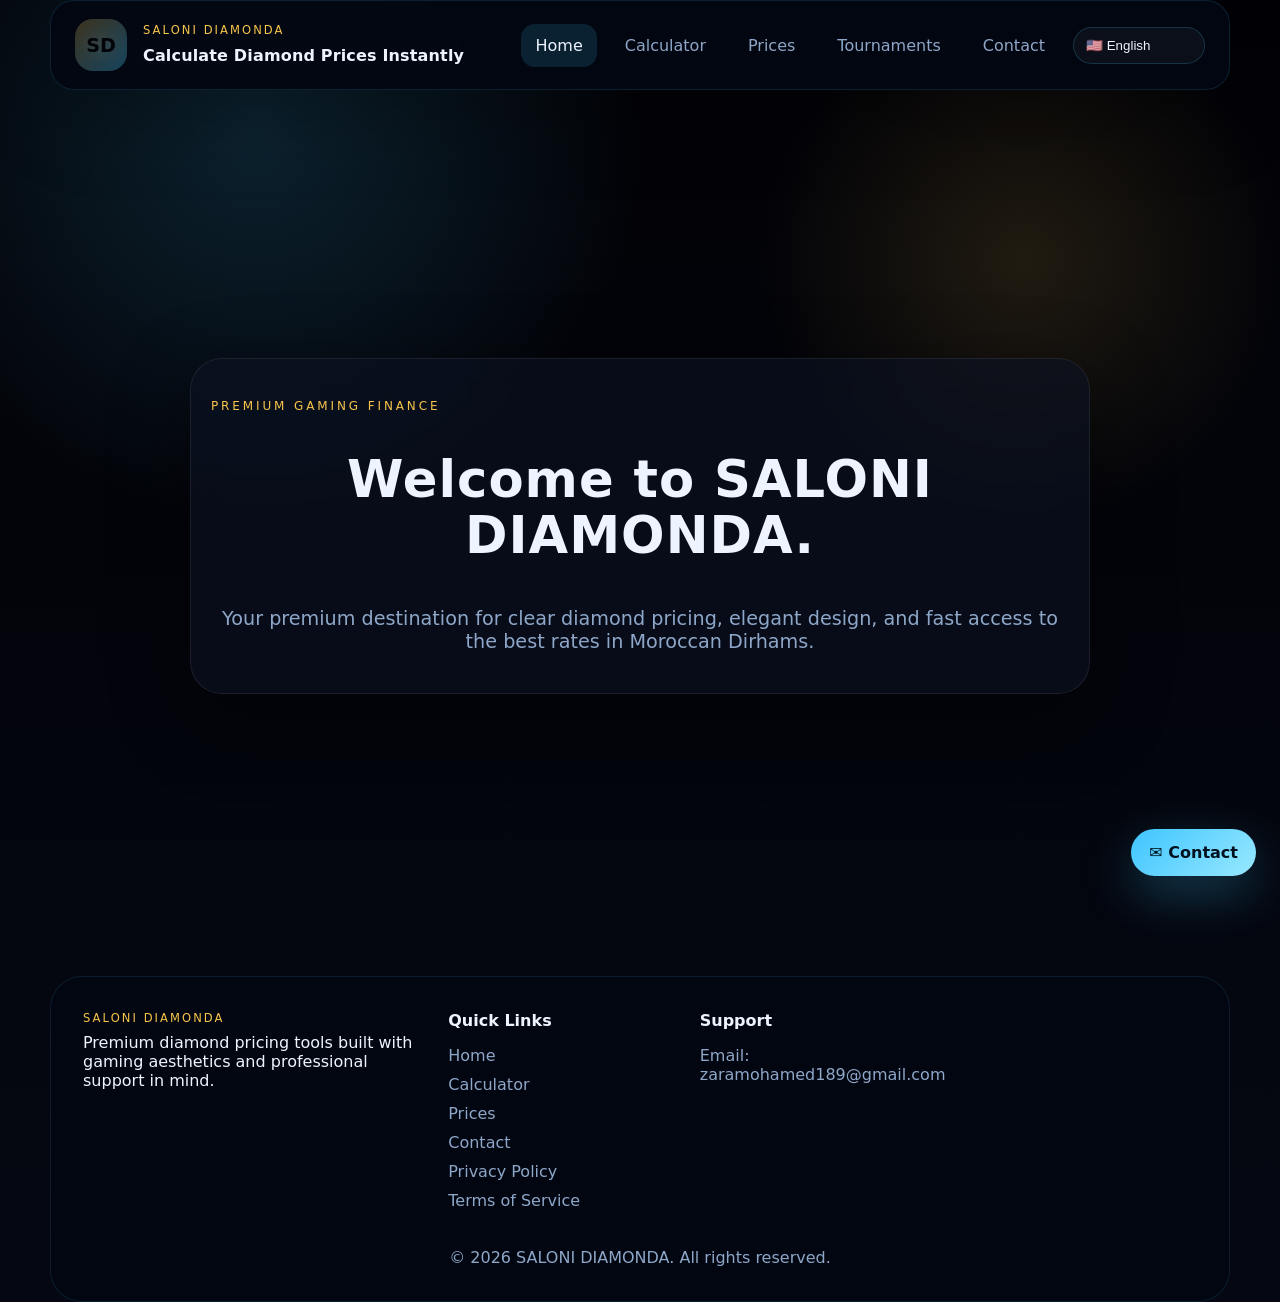
<file: index.html>
﻿<!DOCTYPE html>
<html lang="en">
<head>
  <meta charset="UTF-8">
  <meta name="viewport" content="width=device-width, initial-scale=1.0">
  <title>SALONI DIAMONDA — Premium Diamond Price Calculator</title>
  <meta name="description" content="SALONI DIAMONDA delivers a premium gaming experience for instant diamond price calculations, pricing guides, FAQ, and support.">
  <meta property="og:title" content="SALONI DIAMONDA — Premium Diamond Price Calculator">
  <meta property="og:description" content="Instant diamond pricing with a modern dark gaming interface, responsive calculator, pricing tables, FAQ, and professional support.">
  <meta property="og:type" content="website">
  <link rel="stylesheet" href="css/style.css">

  <!-- Google AdSense Code -->
  <script async src="https://pagead2.googlesyndication.com/pagead/js/adsbygoogle.js?client=ca-pub-9161315538912530"
     crossorigin="anonymous"></script>
</head>
<body>
  <header class="site-header">
    <div class="brand-wrap">
      <div class="logo-icon">SD</div>
      <div>
        <p class="eyebrow">SALONI DIAMONDA</p>
        <h1 class="brand-title">Calculate Diamond Prices Instantly</h1>
      </div>
    </div>
    <button class="nav-toggle" aria-label="Toggle navigation">Menu</button>
    <nav class="main-nav">
      <a href="index.html" class="active" data-i18n="navHome">Home</a>
      <a href="calculator.html" data-i18n="navCalculator">Calculator</a>
      <a href="prices.html" data-i18n="navPrices">Prices</a>
      <a href="tournaments.html" class="nav-link" data-i18n="navTournaments">Tournaments</a>
      <a href="contact.html" data-i18n="navContact">Contact</a>
      <label class="lang-switcher">
        <select aria-label="Select language">
          <option value="en">🇺🇸 English</option>
          <option value="fr">🇫🇷 Français</option>
          <option value="ar">🇲🇦 العربية</option>
        </select>
      </label>
    </nav>
  </header>

  <main>
    <section id="home" class="hero-section" style="grid-template-columns: 1fr;">
      <div class="hero-copy glass-card" style="max-width: 900px; margin: 0 auto; text-align: center; padding: 40px 20px;">
        <span class="section-label" data-i18n="heroSectionLabel">Premium gaming finance</span>
        <h1 class="animated-welcome" data-i18n="heroTitle">Welcome to SALONI DIAMONDA.</h1>
        <p data-i18n="heroSubtitle" style="font-size: 1.2rem; margin-top: 20px;">Your premium destination for clear diamond pricing, elegant design, and fast access to the best rates in Moroccan Dirhams.</p>
      </div>
    </section>

  </main>

  <footer class="site-footer">
    <div class="footer-grid">
      <div>
        <p class="eyebrow">SALONI DIAMONDA</p>
        <p>Premium diamond pricing tools built with gaming aesthetics and professional support in mind.</p>
      </div>
      <div>
        <h4>Quick Links</h4>
        <a href="index.html">Home</a>
        <a href="calculator.html">Calculator</a>
        <a href="prices.html">Prices</a>
        <a href="contact.html">Contact</a>
        <a href="privacy.html">Privacy Policy</a>
        <a href="terms.html">Terms of Service</a>
      </div>
      <div>
        <h4>Support</h4>
        <p><a href="mailto:zaramohamed189@gmail.com">Email: zaramohamed189@gmail.com</a></p>
      </div>
    </div>
    <p class="footer-copy">© 2026 SALONI DIAMONDA. All rights reserved.</p>
  </footer>

  <a class="floating-contact-btn" href="mailto:zaramohamed189@gmail.com" aria-label="Contact SALONI DIAMONDA">✉ Contact</a>

  <script src="js/script.js"></script>
</body>
</html>
</file>
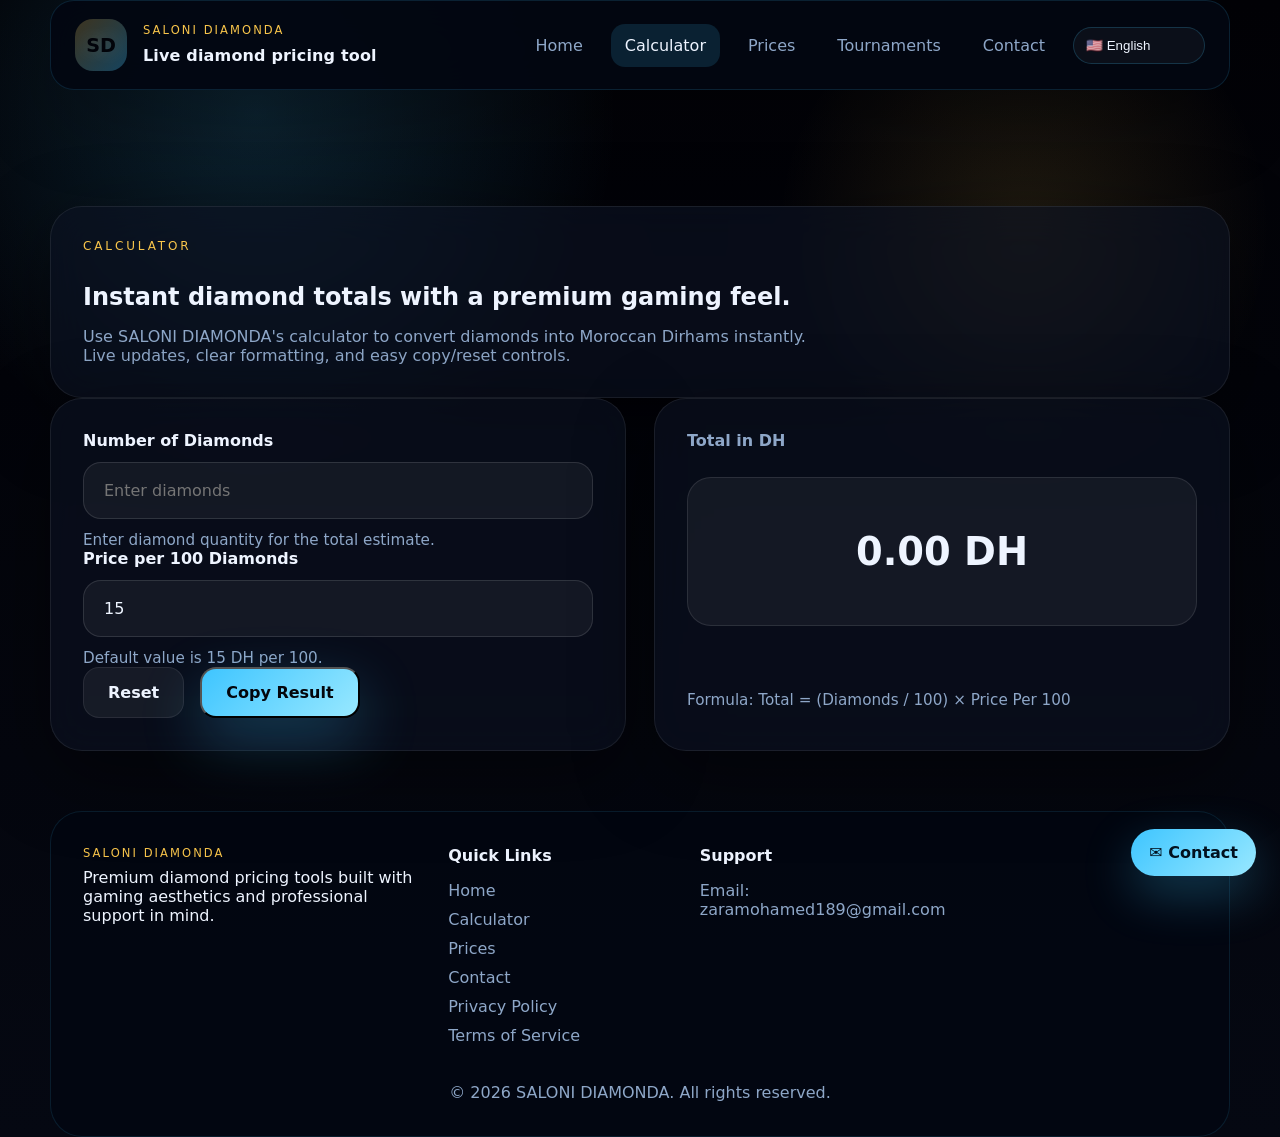
<file: calculator.html>
﻿<!DOCTYPE html>
<html lang="en">
<head>
  <meta charset="UTF-8">
  <meta name="viewport" content="width=device-width, initial-scale=1.0">
  <title>SALONI DIAMONDA Calculator</title>
  <meta name="description" content="Access the SALONI DIAMONDA calculator for live diamond pricing in Moroccan Dirhams with instant results and premium esports styling.">
  <meta property="og:title" content="SALONI DIAMONDA Calculator">
  <meta property="og:description" content="Live diamond price calculator with responsive gaming UI, glassmorphism cards, and instant copy/reset actions.">
  <meta property="og:type" content="website">
  <link rel="stylesheet" href="css/style.css">
</head>
<body>
  <header class="site-header">
    <div class="brand-wrap">
      <div class="logo-icon">SD</div>
      <div>
        <p class="eyebrow">SALONI DIAMONDA</p>
        <h1 class="brand-title">Live diamond pricing tool</h1>
      </div>
    </div>
    <button class="nav-toggle" aria-label="Toggle navigation">Menu</button>
    <nav class="main-nav">
      <a href="index.html" data-i18n="navHome">Home</a>
      <a href="calculator.html" class="active" data-i18n="navCalculator">Calculator</a>
      <a href="prices.html" data-i18n="navPrices">Prices</a>
      <a href="tournaments.html" class="nav-link" data-i18n="navTournaments">Tournaments</a>
      <a href="contact.html" data-i18n="navContact">Contact</a>
      <label class="lang-switcher">
        <select aria-label="Select language">
          <option value="en">🇺🇸 English</option>
          <option value="fr">🇫🇷 Français</option>
          <option value="ar">🇲🇦 العربية</option>
        </select>
      </label>
    </nav>
  </header>

  <main>
    <section class="section-block">
      <div class="page-banner glass-card">
        <span class="section-label" data-i18n="calculatorLabel">Calculator</span>
        <h2 data-i18n="calculatorTitle">Instant diamond totals with a premium gaming feel.</h2>
        <p data-i18n="calculatorSubtitle">Use SALONI DIAMONDA's calculator to convert diamonds into Moroccan Dirhams instantly. Live updates, clear formatting, and easy copy/reset controls.</p>
      </div>
    </section>

    <section id="calculator" class="calculator-grid">
      <div class="glass-card calculator-panel">
        <div class="input-group">
          <label for="diamonds" data-i18n="diamondsLabel">Number of Diamonds</label>
          <input type="number" id="diamonds" placeholder="Enter diamonds" min="0" inputmode="numeric" />
          <p class="input-note" data-i18n="diamondsNote">Enter diamond quantity for the total estimate.</p>
        </div>
        <div class="input-group">
          <label for="price" data-i18n="priceLabel">Price per 100 Diamonds</label>
          <input type="number" id="price" placeholder="15" min="0" step="0.01" value="15" inputmode="decimal" />
          <p class="input-note" data-i18n="priceNote">Default value is 15 DH per 100.</p>
        </div>
        <div class="button-row">
          <button id="resetBtn" class="button button-secondary" data-i18n="reset">Reset</button>
          <button id="copyBtn" class="button button-primary" data-i18n="copyResult">Copy Result</button>
        </div>
      </div>
      <div class="glass-card result-panel">
        <p class="result-label" data-i18n="resultLabel">Total in DH</p>
        <div class="result-box" id="resultBox"><span id="result">0 DH</span></div>
        <p id="errorMessage" class="error-text" aria-live="polite"></p>
        <p class="formula-note" data-i18n="formulaNote">Formula: Total = (Diamonds / 100) × Price Per 100</p>
      </div>
    </section>


  </main>

  <footer class="site-footer">
    <div class="footer-grid">
      <div>
        <p class="eyebrow">SALONI DIAMONDA</p>
        <p>Premium diamond pricing tools built with gaming aesthetics and professional support in mind.</p>
      </div>
      <div>
        <h4>Quick Links</h4>
        <a href="index.html">Home</a>
        <a href="calculator.html">Calculator</a>
        <a href="prices.html">Prices</a>
        <a href="contact.html">Contact</a>
        <a href="privacy.html">Privacy Policy</a>
        <a href="terms.html">Terms of Service</a>
      </div>
      <div>
        <h4>Support</h4>
        <p><a href="mailto:zaramohamed189@gmail.com">Email: zaramohamed189@gmail.com</a></p>
      </div>

    </div>
    <p class="footer-copy">© 2026 SALONI DIAMONDA. All rights reserved.</p>
  </footer>

  <a class="floating-contact-btn" href="mailto:zaramohamed189@gmail.com" aria-label="Contact SALONI DIAMONDA">✉ Contact</a>

  <script src="js/script.js"></script>
</body>
</html>
</file>
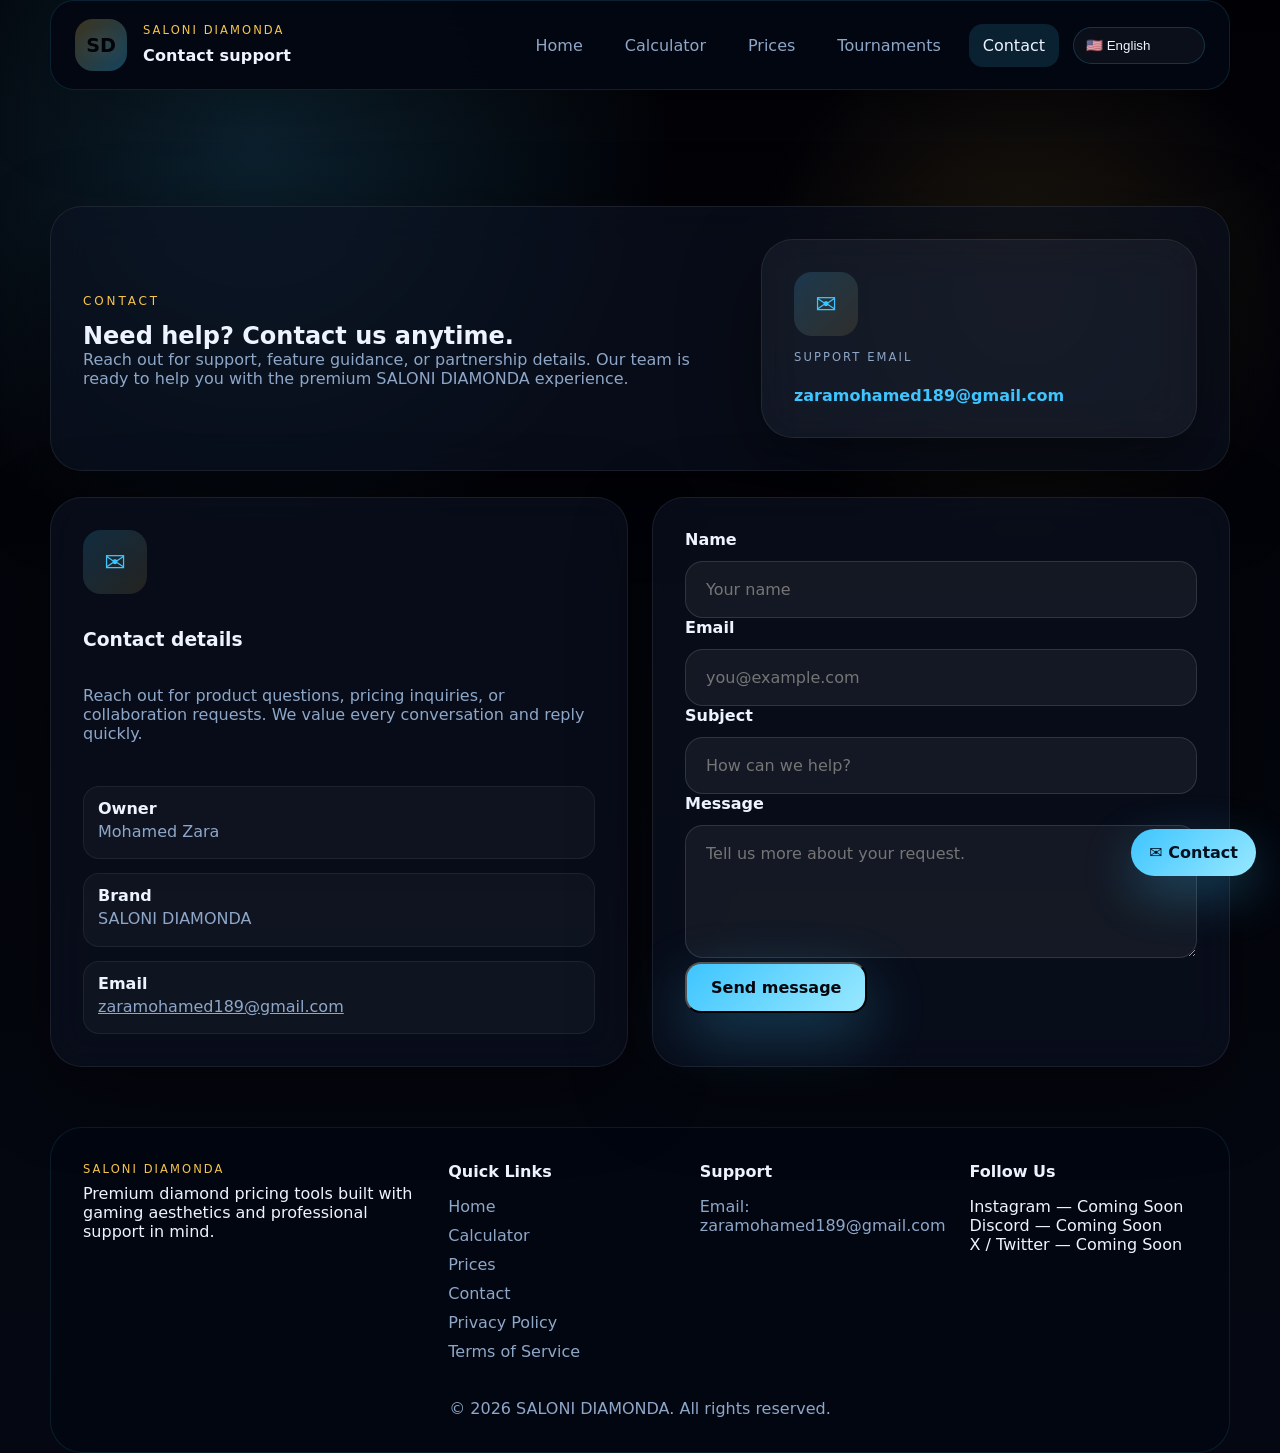
<file: contact.html>
﻿<!DOCTYPE html>
<html lang="en">
<head>
  <meta charset="UTF-8">
  <meta name="viewport" content="width=device-width, initial-scale=1.0">
  <title>Contact SALONI DIAMONDA</title>
  <meta name="description" content="Contact the SALONI DIAMONDA team for support, feedback, or premium diamond pricing inquiries.">
  <meta property="og:title" content="Contact SALONI DIAMONDA">
  <meta property="og:description" content="Reach out for support or collaboration with the SALONI DIAMONDA premium diamond pricing platform.">
  <meta property="og:type" content="website">
  <link rel="stylesheet" href="css/style.css">
</head>
<body>
  <header class="site-header">
    <div class="brand-wrap">
      <div class="logo-icon">SD</div>
      <div>
        <p class="eyebrow">SALONI DIAMONDA</p>
        <h1 class="brand-title">Contact support</h1>
      </div>
    </div>
    <button class="nav-toggle" aria-label="Toggle navigation">Menu</button>
    <nav class="main-nav">
      <a href="index.html" data-i18n="navHome">Home</a>
      <a href="calculator.html" data-i18n="navCalculator">Calculator</a>
      <a href="prices.html" data-i18n="navPrices">Prices</a>
      <a href="tournaments.html" class="nav-link" data-i18n="navTournaments">Tournaments</a>
      <a href="contact.html" class="active" data-i18n="navContact">Contact</a>
      <label class="lang-switcher">
        <select aria-label="Select language">
          <option value="en">🇺🇸 English</option>
          <option value="fr">🇫🇷 Français</option>
          <option value="ar">🇲🇦 العربية</option>
        </select>
      </label>
    </nav>
  </header>

  <main>
    <section class="section-block">
      <div class="page-banner glass-card contact-hero">
        <div>
          <span class="section-label" data-i18n="contactLabel">Contact</span>
          <h2 data-i18n="contactTitle">Need help? Contact us anytime.</h2>
          <p data-i18n="contactSubtitle">Reach out for support, feature guidance, or partnership details. Our team is ready to help you with the premium SALONI DIAMONDA experience.</p>
        </div>
        <div class="contact-card-preview glass-card">
          <div class="contact-icon">✉</div>
          <p class="eyebrow">Support email</p>
          <a href="mailto:zaramohamed189@gmail.com">zaramohamed189@gmail.com</a>
        </div>
      </div>
    </section>

    <section class="contact-grid">
      <div class="glass-card contact-info">
        <div class="contact-icon">✉</div>
        <h3>Contact details</h3>
        <p>Reach out for product questions, pricing inquiries, or collaboration requests. We value every conversation and reply quickly.</p>
        <div class="contact-meta">
          <div><strong>Owner</strong><p>Mohamed Zara</p></div>
          <div><strong>Brand</strong><p>SALONI DIAMONDA</p></div>
          <div><strong>Email</strong><p><a href="mailto:zaramohamed189@gmail.com">zaramohamed189@gmail.com</a></p></div>
        </div>
      </div>
      <div class="glass-card contact-form">
        <form action="https://formspree.io/f/mqevbvyl" method="POST">
          <div class="input-group">
            <label for="contact-name" data-i18n="formName">Name</label>
            <input type="text" id="contact-name" name="name" placeholder="Your name" required>
          </div>
          <div class="input-group">
            <label for="contact-email" data-i18n="formEmail">Email</label>
            <input type="email" id="contact-email" name="email" placeholder="you@example.com" required>
          </div>
          <div class="input-group">
            <label for="contact-subject" data-i18n="formSubject">Subject</label>
            <input type="text" id="contact-subject" name="subject" placeholder="How can we help?" required>
          </div>
          <div class="input-group">
            <label for="contact-message" data-i18n="formMessage">Message</label>
            <textarea id="contact-message" name="message" rows="5" placeholder="Tell us more about your request." required></textarea>
          </div>
          <button type="submit" class="button button-primary" data-i18n="contactButton">Send message</button>
          <p class="form-status" role="status" aria-live="polite"></p>
        </form>
      </div>
    </section>
  </main>

  <footer class="site-footer">
    <div class="footer-grid">
      <div>
        <p class="eyebrow">SALONI DIAMONDA</p>
        <p>Premium diamond pricing tools built with gaming aesthetics and professional support in mind.</p>
      </div>
      <div>
        <h4>Quick Links</h4>
        <a href="index.html">Home</a>
        <a href="calculator.html">Calculator</a>
        <a href="prices.html">Prices</a>
        <a href="contact.html">Contact</a>
        <a href="privacy.html">Privacy Policy</a>
        <a href="terms.html">Terms of Service</a>
      </div>
      <div>
        <h4>Support</h4>
        <p><a href="mailto:zaramohamed189@gmail.com">Email: zaramohamed189@gmail.com</a></p>
      </div>
      <div>
        <h4>Follow Us</h4>
        <p>Instagram — Coming Soon</p>
        <p>Discord — Coming Soon</p>
        <p>X / Twitter — Coming Soon</p>
      </div>
    </div>
    <p class="footer-copy">© 2026 SALONI DIAMONDA. All rights reserved.</p>
  </footer>

  <a class="floating-contact-btn" href="mailto:zaramohamed189@gmail.com" aria-label="Contact SALONI DIAMONDA">✉ Contact</a>

  <script src="js/script.js"></script>
</body>
</html>
</file>
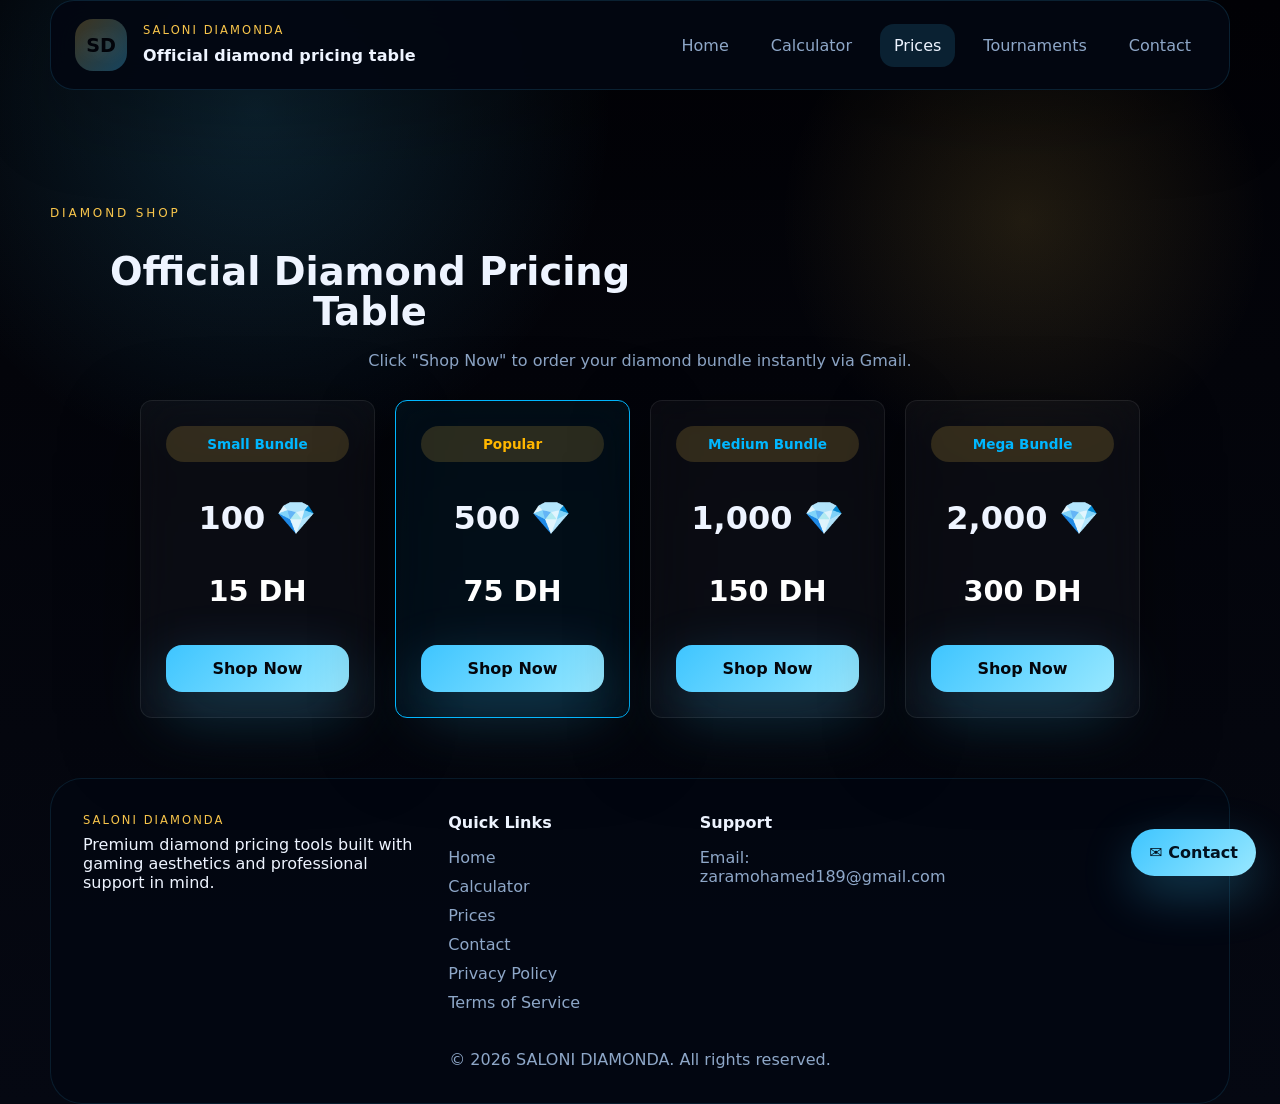
<file: prices.html>
<!DOCTYPE html>
<html lang="en">
<head>
  <meta charset="UTF-8">
  <meta name="viewport" content="width=device-width, initial-scale=1.0">
  <title>Prices — SALONI DIAMONDA</title>
  <meta name="description" content="Explore the official diamond pricing table for SALONI DIAMONDA bundles in Moroccan Dirhams.">
  <meta property="og:title" content="Prices — SALONI DIAMONDA">
  <meta property="og:description" content="Official diamond pricing table with premium glassmorphism styling and direct purchase links.">
  <meta property="og:type" content="website">
  <link rel="stylesheet" href="css/style.css">
</head>
<body>
  <header class="site-header">
    <div class="brand-wrap">
      <div class="logo-icon">SD</div>
      <div>
        <p class="eyebrow">SALONI DIAMONDA</p>
        <h1 class="brand-title">Official diamond pricing table</h1>
      </div>
    </div>
    <button class="nav-toggle" aria-label="Toggle navigation">Menu</button>
    <nav class="main-nav">
      <a href="index.html">Home</a>
      <a href="calculator.html">Calculator</a>
      <a href="prices.html" class="active">Prices</a>
      <a href="tournaments.html" class="nav-link">Tournaments</a>
      <a href="contact.html">Contact</a>
    </nav>
  </header>

  <main>
    <section id="pricing" class="section-block">
      <div class="section-head" style="text-align: center; margin-bottom: 30px;">
        <span class="section-label">Diamond Shop</span>
        <h2>Official Diamond Pricing Table</h2>
        <p>Click "Shop Now" to order your diamond bundle instantly via Gmail.</p>
      </div>

      <div class="pricing-grid" style="display: grid; grid-template-columns: repeat(auto-fit, minmax(220px, 1fr)); gap: 20px; max-width: 1000px; margin: 0 auto;">
        <article class="pricing-card glass-card" style="text-align: center; padding: 25px; border-radius: 12px; background: rgba(255, 255, 255, 0.03); border: 1px solid rgba(255, 255, 255, 0.08);">
          <span class="plan-tag" style="color: #00b7ff; font-weight: bold;">Small Bundle</span>
          <h3 style="font-size: 2rem; margin: 15px 0;">100 💎</h3>
          <p class="price" style="font-size: 1.8rem; color: #fff; font-weight: bold; margin-bottom: 15px;">15 DH</p>
          <a href="https://mail.google.com/mail/?view=cm&fs=1&to=zaramohamed189@gmail.com&su=Order:+100+Diamonds+Bundle&body=Hello,+I+want+to+buy+the+Small+Bundle+(100+Diamonds)+for+15+DH.+Please+send+me+the+payment+details." target="_blank" class="button button-primary" style="display: block; width: 100%;">Shop Now</a>
        </article>

        <article class="pricing-card glass-card featured" style="text-align: center; padding: 25px; border-radius: 12px; background: rgba(0, 183, 255, 0.05); border: 1px solid #00b7ff;">
          <span class="plan-tag" style="color: #ffb700; font-weight: bold;">Popular</span>
          <h3 style="font-size: 2rem; margin: 15px 0;">500 💎</h3>
          <p class="price" style="font-size: 1.8rem; color: #fff; font-weight: bold; margin-bottom: 15px;">75 DH</p>
          <a href="https://mail.google.com/mail/?view=cm&fs=1&to=zaramohamed189@gmail.com&su=Order:+500+Diamonds+Bundle&body=Hello,+I+want+to+buy+the+Popular+Bundle+(500+Diamonds)+for+75+DH.+Please+send+me+the+payment+details." target="_blank" class="button button-primary" style="display: block; width: 100%;">Shop Now</a>
        </article>

        <article class="pricing-card glass-card" style="text-align: center; padding: 25px; border-radius: 12px; background: rgba(255, 255, 255, 0.03); border: 1px solid rgba(255, 255, 255, 0.08);">
          <span class="plan-tag" style="color: #00b7ff; font-weight: bold;">Medium Bundle</span>
          <h3 style="font-size: 2rem; margin: 15px 0;">1,000 💎</h3>
          <p class="price" style="font-size: 1.8rem; color: #fff; font-weight: bold; margin-bottom: 15px;">150 DH</p>
          <a href="https://mail.google.com/mail/?view=cm&fs=1&to=zaramohamed189@gmail.com&su=Order:+1000+Diamonds+Bundle&body=Hello,+I+want+to+buy+the+Medium+Bundle+(1000+Diamonds)+for+150+DH.+Please+send+me+the+payment+details." target="_blank" class="button button-primary" style="display: block; width: 100%;">Shop Now</a>
        </article>

        <article class="pricing-card glass-card" style="text-align: center; padding: 25px; border-radius: 12px; background: rgba(255, 255, 255, 0.03); border: 1px solid rgba(255, 255, 255, 0.08);">
          <span class="plan-tag" style="color: #00b7ff; font-weight: bold;">Mega Bundle</span>
          <h3 style="font-size: 2rem; margin: 15px 0;">2,000 💎</h3>
          <p class="price" style="font-size: 1.8rem; color: #fff; font-weight: bold; margin-bottom: 15px;">300 DH</p>
          <a href="https://mail.google.com/mail/?view=cm&fs=1&to=zaramohamed189@gmail.com&su=Order:+2000+Diamonds+Bundle&body=Hello,+I+want+to+buy+the+Mega+Bundle+(2000+Diamonds)+for+300+DH.+Please+send+me+the+payment+details." target="_blank" class="button button-primary" style="display: block; width: 100%;">Shop Now</a>
        </article>
      </div>
    </section>
  </main>

  <footer class="site-footer">
    <div class="footer-grid">
      <div>
        <p class="eyebrow">SALONI DIAMONDA</p>
        <p>Premium diamond pricing tools built with gaming aesthetics and professional support in mind.</p>
      </div>
      <div>
        <h4>Quick Links</h4>
        <a href="index.html">Home</a>
        <a href="calculator.html">Calculator</a>
        <a href="prices.html">Prices</a>
        <a href="contact.html">Contact</a>
        <a href="privacy.html">Privacy Policy</a>
        <a href="terms.html">Terms of Service</a>
      </div>
      <div>
        <h4>Support</h4>
        <p><a href="mailto:zaramohamed189@gmail.com">Email: zaramohamed189@gmail.com</a></p>
      </div>
    </div>
    <p class="footer-copy">© 2026 SALONI DIAMONDA. All rights reserved.</p>
  </footer>

  <a class="floating-contact-btn" href="mailto:zaramohamed189@gmail.com" aria-label="Contact SALONI DIAMONDA">✉ Contact</a>

  <script src="js/script.js"></script>
</body>
</html>
</file>
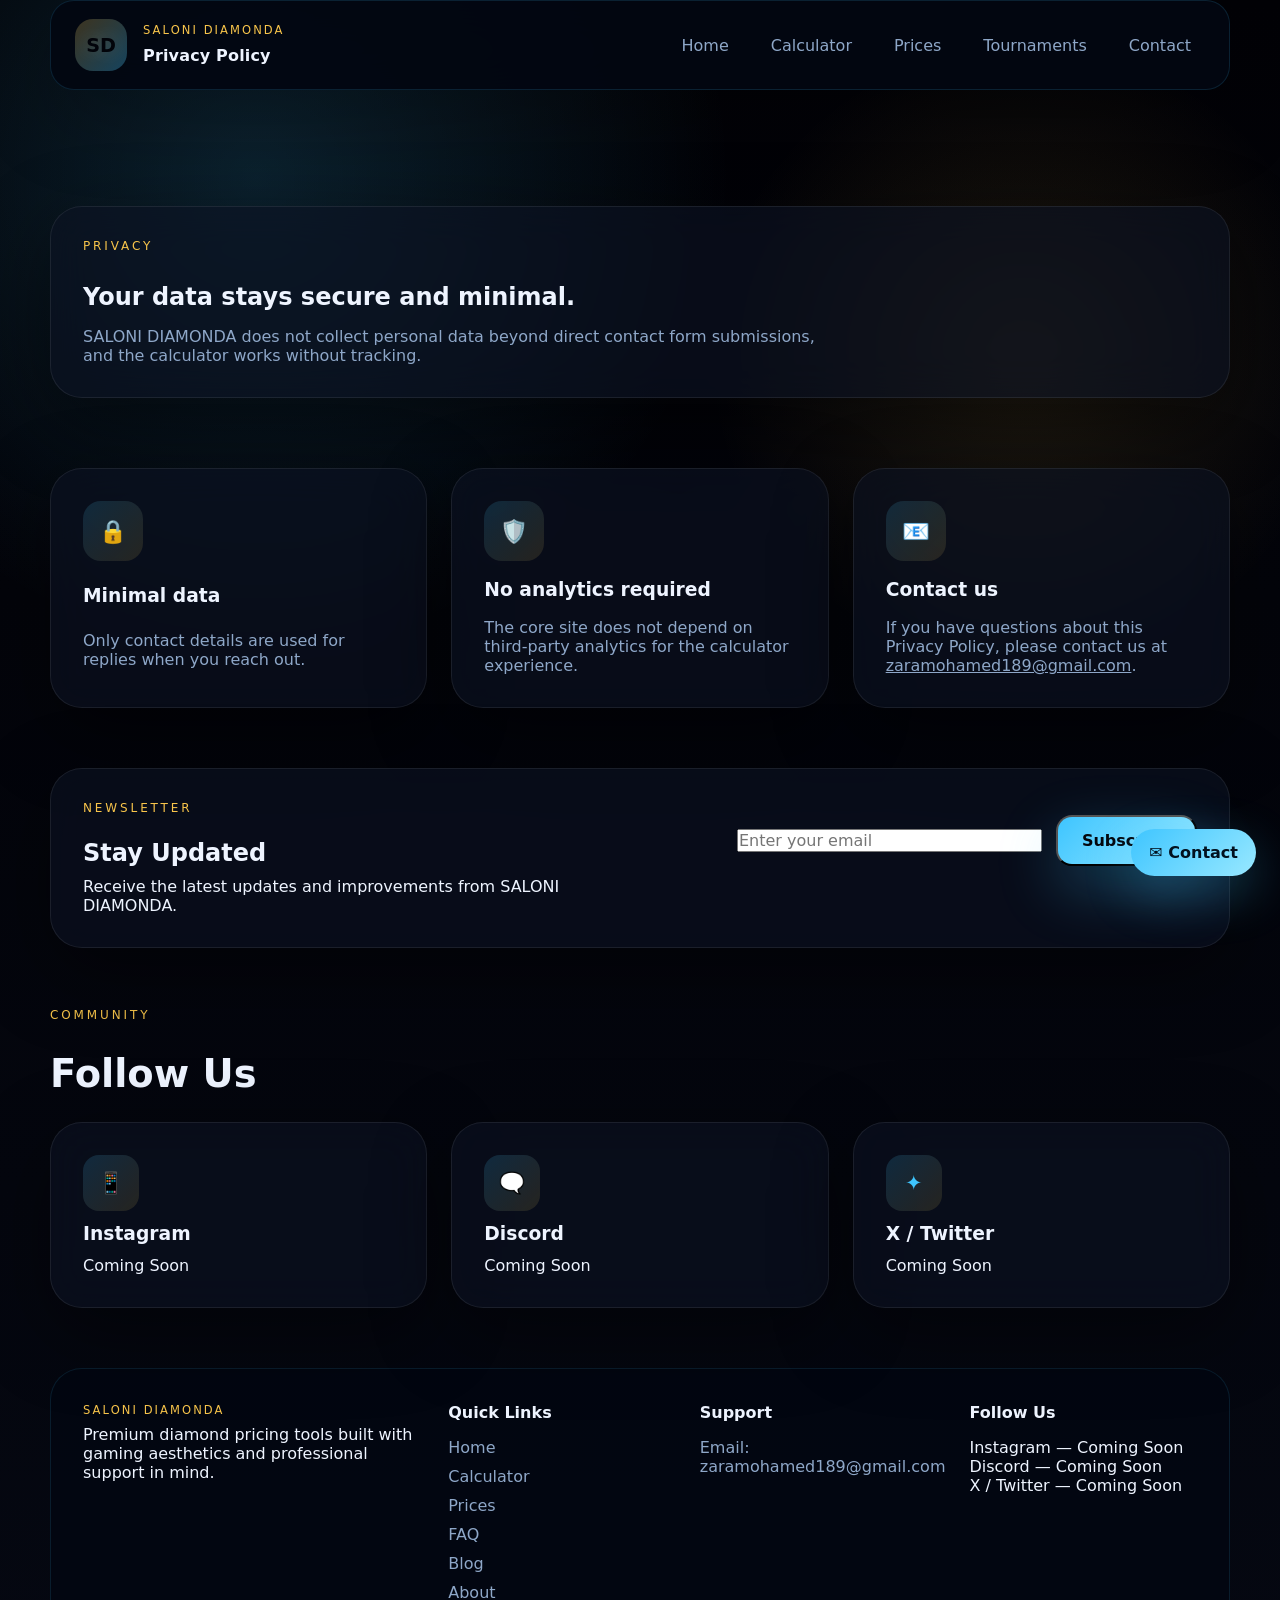
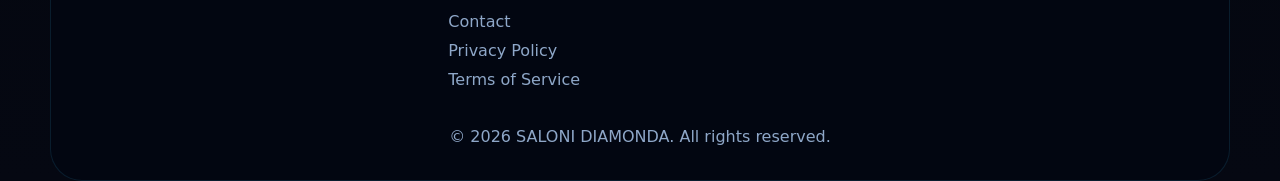
<file: privacy.html>
﻿<!DOCTYPE html>
<html lang="en">
<head>
  <meta charset="UTF-8">
  <meta name="viewport" content="width=device-width, initial-scale=1.0">
  <title>Privacy Policy — SALONI DIAMONDA</title>
  <meta name="description" content="SALONI DIAMONDA privacy policy for its premium diamond pricing platform.">
  <meta property="og:title" content="Privacy Policy — SALONI DIAMONDA">
  <meta property="og:description" content="Review the privacy practices of the SALONI DIAMONDA platform.">
  <meta property="og:type" content="website">
  <link rel="stylesheet" href="css/style.css">
</head>
<body>
  <header class="site-header">
    <div class="brand-wrap">
      <div class="logo-icon">SD</div>
      <div>
        <p class="eyebrow">SALONI DIAMONDA</p>
        <h1 class="brand-title">Privacy Policy</h1>
      </div>
    </div>
    <button class="nav-toggle" aria-label="Toggle navigation">Menu</button>
    <nav class="main-nav">
      <a href="index.html">Home</a>
      <a href="calculator.html">Calculator</a>
      <a href="index.html#pricing">Prices</a>
      <a href="tournaments.html" class="nav-link">Tournaments</a>
      <a href="contact.html">Contact</a>
    </nav>
  </header>

  <main>
    <section class="section-block">
      <div class="page-banner glass-card">
        <span class="section-label">Privacy</span>
        <h2>Your data stays secure and minimal.</h2>
        <p>SALONI DIAMONDA does not collect personal data beyond direct contact form submissions, and the calculator works without tracking.</p>
      </div>
    </section>

    <section class="section-block">
      <div class="feature-grid">
        <article class="feature-card glass-card">
          <div class="feature-icon">🔒</div>
          <h3>Minimal data</h3>
          <p>Only contact details are used for replies when you reach out.</p>
        </article>
        <article class="feature-card glass-card">
          <div class="feature-icon">🛡️</div>
          <h3>No analytics required</h3>
          <p>The core site does not depend on third-party analytics for the calculator experience.</p>
        </article>
        <article class="feature-card glass-card">
          <div class="feature-icon">📧</div>
          <h3>Contact us</h3>
          <p>If you have questions about this Privacy Policy, please contact us at <a href="mailto:zaramohamed189@gmail.com">zaramohamed189@gmail.com</a>.</p>
        </article>
      </div>
    </section>

    <section class="section-block newsletter-section">
      <div class="glass-card newsletter-card">
        <div>
          <span class="section-label">Newsletter</span>
          <h2>Stay Updated</h2>
          <p>Receive the latest updates and improvements from SALONI DIAMONDA.</p>
        </div>
        <form class="newsletter-form" aria-label="Newsletter subscription form">
          <input type="email" placeholder="Enter your email" required>
          <button type="submit" class="button button-primary">Subscribe</button>
          <p class="form-status" role="status" aria-live="polite"></p>
        </form>
      </div>
    </section>

    <section class="section-block follow-section">
      <div class="section-head">
        <span class="section-label">Community</span>
        <h2>Follow Us</h2>
      </div>
      <div class="social-grid">
        <article class="social-card glass-card">
          <div class="social-icon">📱</div>
          <h3>Instagram</h3>
          <p>Coming Soon</p>
        </article>
        <article class="social-card glass-card">
          <div class="social-icon">🗨️</div>
          <h3>Discord</h3>
          <p>Coming Soon</p>
        </article>
        <article class="social-card glass-card">
          <div class="social-icon">✦</div>
          <h3>X / Twitter</h3>
          <p>Coming Soon</p>
        </article>
      </div>
    </section>
  </main>

  <footer class="site-footer">
    <div class="footer-grid">
      <div>
        <p class="eyebrow">SALONI DIAMONDA</p>
        <p>Premium diamond pricing tools built with gaming aesthetics and professional support in mind.</p>
      </div>
      <div>
        <h4>Quick Links</h4>
        <a href="index.html">Home</a>
        <a href="calculator.html">Calculator</a>
        <a href="index.html#pricing">Prices</a>
        <a href="index.html#faq">FAQ</a>
        <a href="index.html#blog">Blog</a>
        <a href="about.html">About</a>
        <a href="contact.html">Contact</a>
        <a href="privacy.html">Privacy Policy</a>
        <a href="terms.html">Terms of Service</a>
      </div>
      <div>
        <h4>Support</h4>
        <p><a href="mailto:zaramohamed189@gmail.com">Email: zaramohamed189@gmail.com</a></p>
      </div>
      <div>
        <h4>Follow Us</h4>
        <p>Instagram — Coming Soon</p>
        <p>Discord — Coming Soon</p>
        <p>X / Twitter — Coming Soon</p>
      </div>
    </div>
    <p class="footer-copy">© 2026 SALONI DIAMONDA. All rights reserved.</p>
  </footer>

  <a class="floating-contact-btn" href="mailto:zaramohamed189@gmail.com" aria-label="Contact SALONI DIAMONDA">✉ Contact</a>

  <script src="js/script.js"></script>
</body>
</html>
</file>
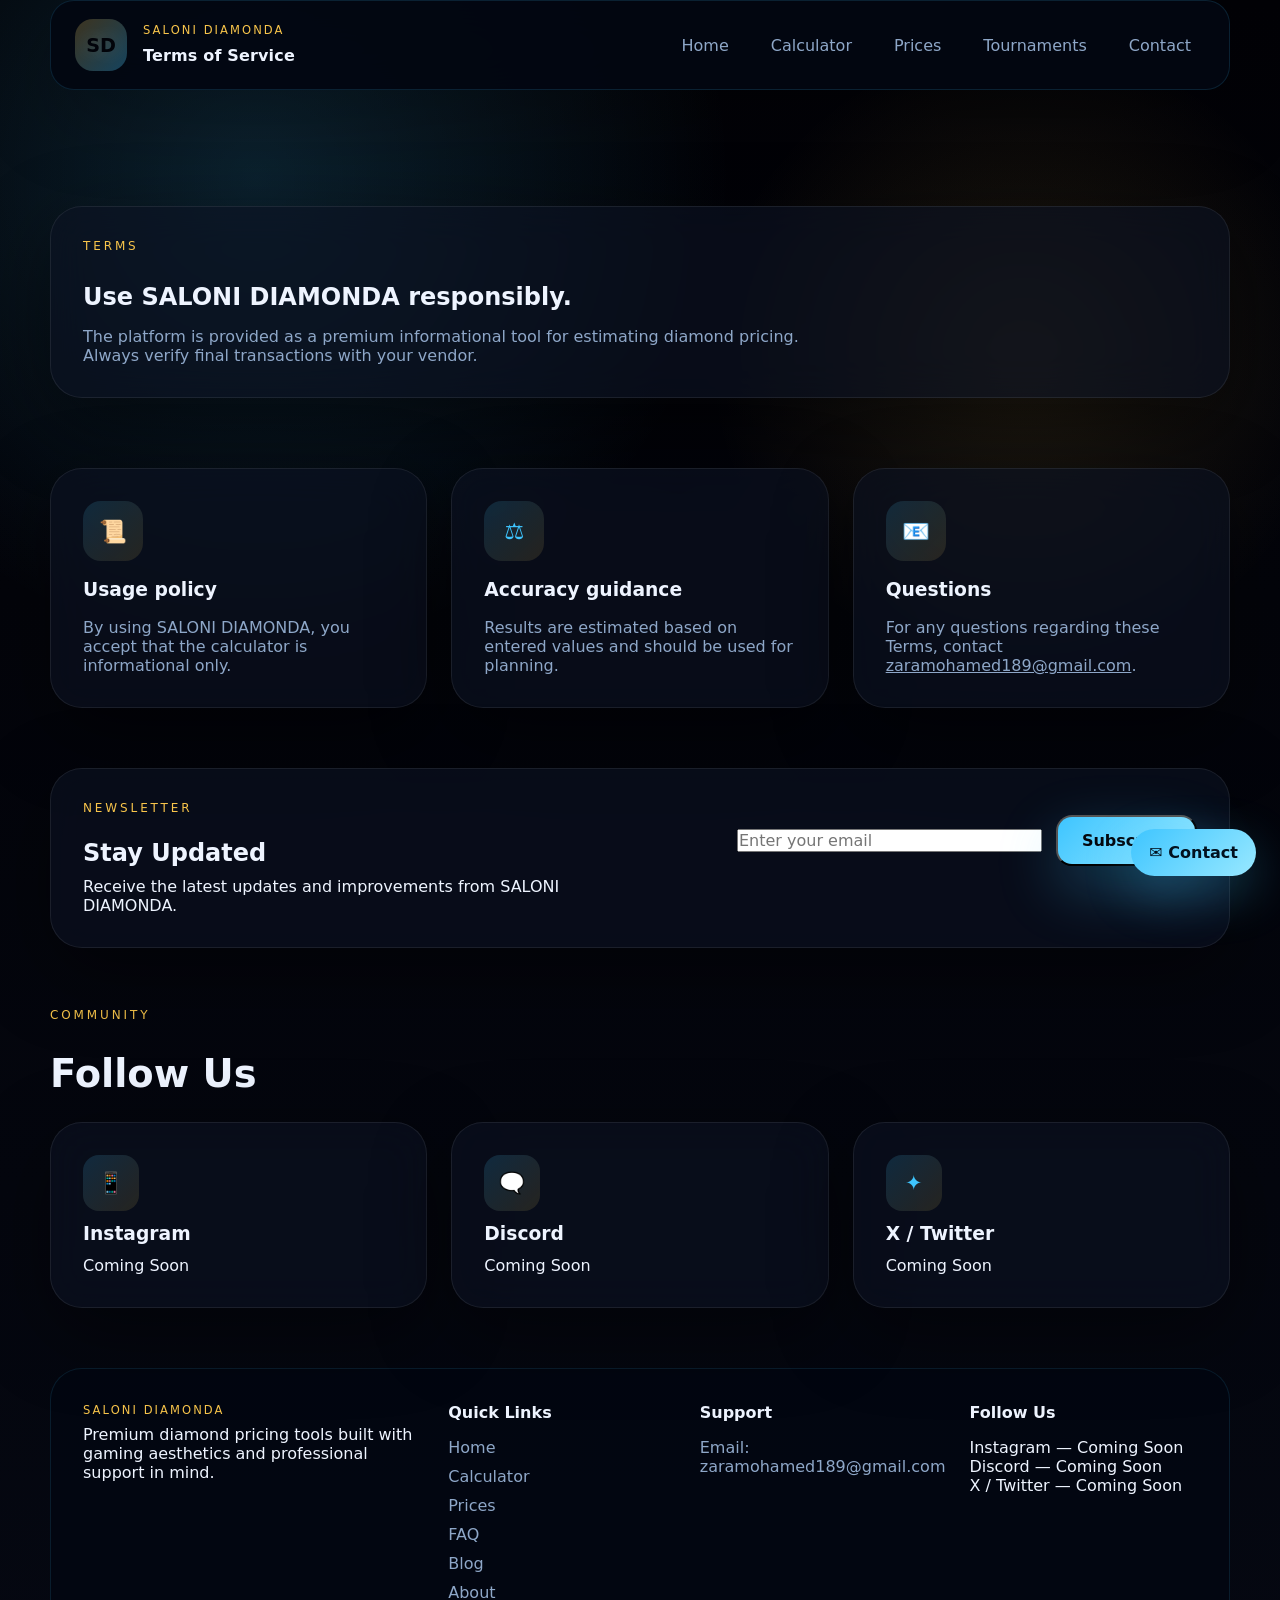
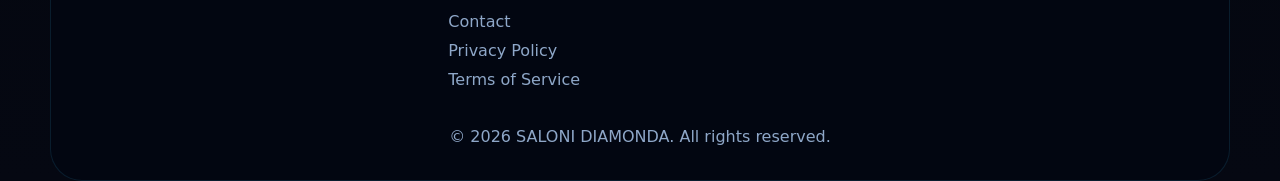
<file: terms.html>
﻿<!DOCTYPE html>
<html lang="en">
<head>
  <meta charset="UTF-8">
  <meta name="viewport" content="width=device-width, initial-scale=1.0">
  <title>Terms of Service — SALONI DIAMONDA</title>
  <meta name="description" content="SALONI DIAMONDA terms of service for its premium diamond pricing web application.">
  <meta property="og:title" content="Terms of Service — SALONI DIAMONDA">
  <meta property="og:description" content="Review the terms of use for the SALONI DIAMONDA platform.">
  <meta property="og:type" content="website">
  <link rel="stylesheet" href="css/style.css">
</head>
<body>
  <header class="site-header">
    <div class="brand-wrap">
      <div class="logo-icon">SD</div>
      <div>
        <p class="eyebrow">SALONI DIAMONDA</p>
        <h1 class="brand-title">Terms of Service</h1>
      </div>
    </div>
    <button class="nav-toggle" aria-label="Toggle navigation">Menu</button>
    <nav class="main-nav">
      <a href="index.html">Home</a>
      <a href="calculator.html">Calculator</a>
      <a href="index.html#pricing">Prices</a>
      <a href="tournaments.html" class="nav-link">Tournaments</a>
      <a href="contact.html">Contact</a>
    </nav>
  </header>

  <main>
    <section class="section-block">
      <div class="page-banner glass-card">
        <span class="section-label">Terms</span>
        <h2>Use SALONI DIAMONDA responsibly.</h2>
        <p>The platform is provided as a premium informational tool for estimating diamond pricing. Always verify final transactions with your vendor.</p>
      </div>
    </section>

    <section class="section-block">
      <div class="feature-grid">
        <article class="feature-card glass-card">
          <div class="feature-icon">📜</div>
          <h3>Usage policy</h3>
          <p>By using SALONI DIAMONDA, you accept that the calculator is informational only.</p>
        </article>
        <article class="feature-card glass-card">
          <div class="feature-icon">⚖️</div>
          <h3>Accuracy guidance</h3>
          <p>Results are estimated based on entered values and should be used for planning.</p>
        </article>
        <article class="feature-card glass-card">
          <div class="feature-icon">📧</div>
          <h3>Questions</h3>
          <p>For any questions regarding these Terms, contact <a href="mailto:zaramohamed189@gmail.com">zaramohamed189@gmail.com</a>.</p>
        </article>
      </div>
    </section>

    <section class="section-block newsletter-section">
      <div class="glass-card newsletter-card">
        <div>
          <span class="section-label">Newsletter</span>
          <h2>Stay Updated</h2>
          <p>Receive the latest updates and improvements from SALONI DIAMONDA.</p>
        </div>
        <form class="newsletter-form" aria-label="Newsletter subscription form">
          <input type="email" placeholder="Enter your email" required>
          <button type="submit" class="button button-primary">Subscribe</button>
          <p class="form-status" role="status" aria-live="polite"></p>
        </form>
      </div>
    </section>

    <section class="section-block follow-section">
      <div class="section-head">
        <span class="section-label">Community</span>
        <h2>Follow Us</h2>
      </div>
      <div class="social-grid">
        <article class="social-card glass-card">
          <div class="social-icon">📱</div>
          <h3>Instagram</h3>
          <p>Coming Soon</p>
        </article>
        <article class="social-card glass-card">
          <div class="social-icon">🗨️</div>
          <h3>Discord</h3>
          <p>Coming Soon</p>
        </article>
        <article class="social-card glass-card">
          <div class="social-icon">✦</div>
          <h3>X / Twitter</h3>
          <p>Coming Soon</p>
        </article>
      </div>
    </section>
  </main>

  <footer class="site-footer">
    <div class="footer-grid">
      <div>
        <p class="eyebrow">SALONI DIAMONDA</p>
        <p>Premium diamond pricing tools built with gaming aesthetics and professional support in mind.</p>
      </div>
      <div>
        <h4>Quick Links</h4>
        <a href="index.html">Home</a>
        <a href="calculator.html">Calculator</a>
        <a href="index.html#pricing">Prices</a>
        <a href="index.html#faq">FAQ</a>
        <a href="index.html#blog">Blog</a>
        <a href="about.html">About</a>
        <a href="contact.html">Contact</a>
        <a href="privacy.html">Privacy Policy</a>
        <a href="terms.html">Terms of Service</a>
      </div>
      <div>
        <h4>Support</h4>
        <p><a href="mailto:zaramohamed189@gmail.com">Email: zaramohamed189@gmail.com</a></p>
      </div>
      <div>
        <h4>Follow Us</h4>
        <p>Instagram — Coming Soon</p>
        <p>Discord — Coming Soon</p>
        <p>X / Twitter — Coming Soon</p>
      </div>
    </div>
    <p class="footer-copy">© 2026 SALONI DIAMONDA. All rights reserved.</p>
  </footer>

  <a class="floating-contact-btn" href="mailto:zaramohamed189@gmail.com" aria-label="Contact SALONI DIAMONDA">✉ Contact</a>

  <script src="js/script.js"></script>
</body>
</html>
</file>
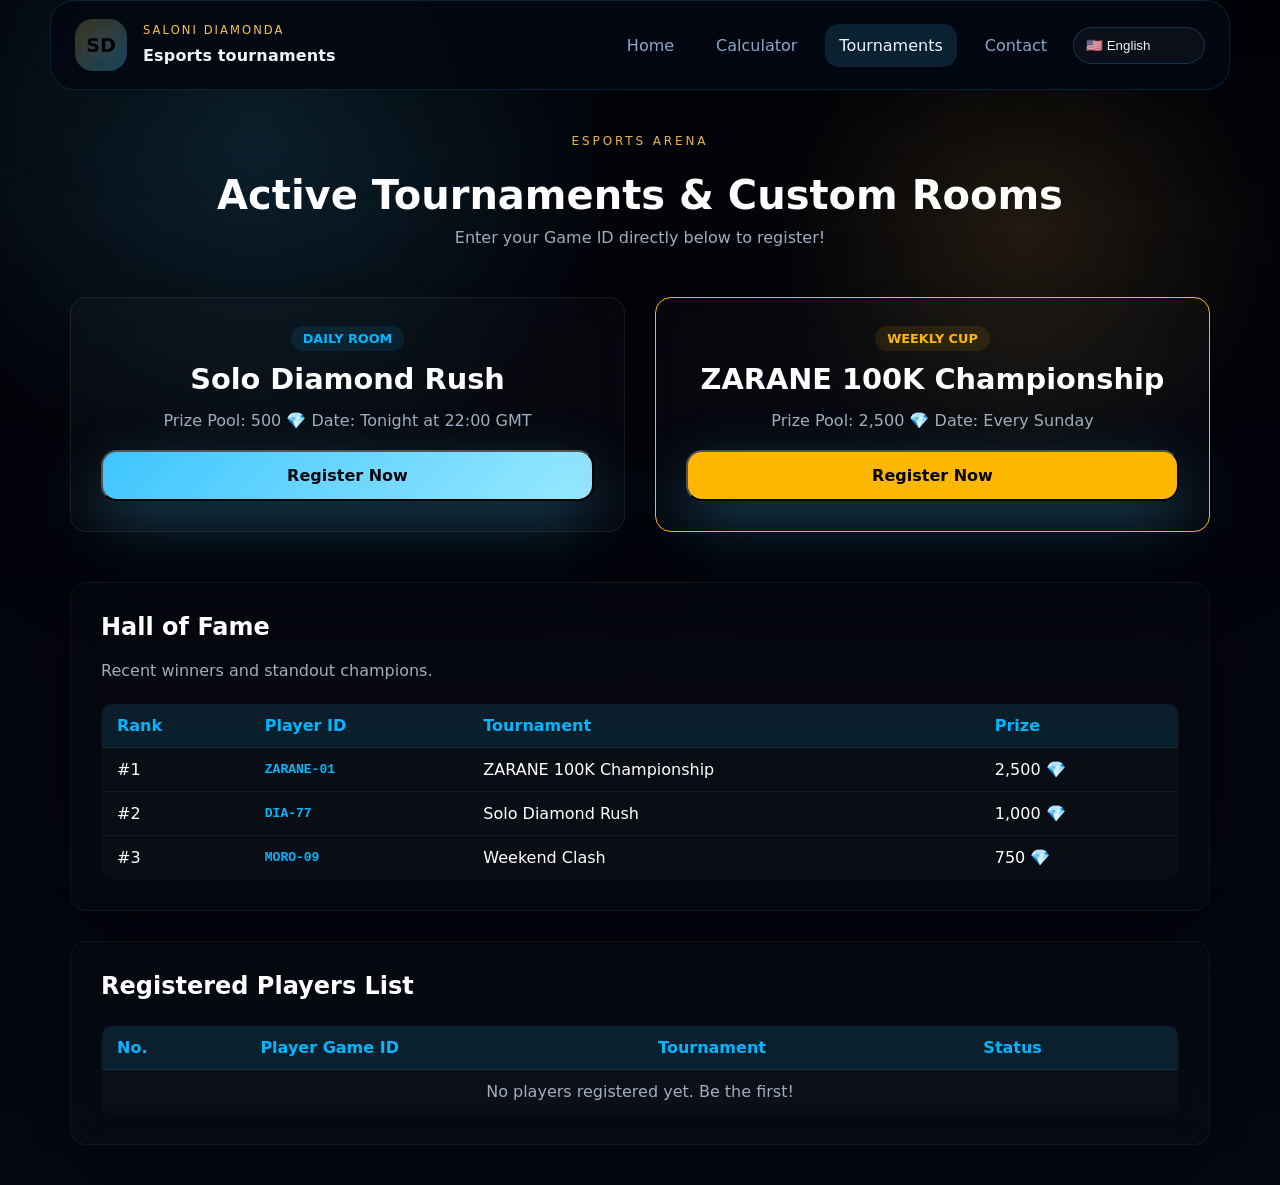
<file: tournaments.html>
<!DOCTYPE html>
<html lang="en">
<head>
  <meta charset="UTF-8">
  <meta name="viewport" content="width=device-width, initial-scale=1.0">
  <title>Tournaments - SALONI DIAMONDA</title>
  <link rel="stylesheet" href="css/style.css">
  <style>
    .reg-form { display: none; margin-top: 15px; background: rgba(255,255,255,0.05); padding: 15px; border-radius: 8px; border: 1px solid rgba(255,255,255,0.1); }
    .reg-input { width: 100%; padding: 10px; border-radius: 6px; border: 1px solid #00b7ff; background: #0d1117; color: #fff; margin-bottom: 10px; box-sizing: border-box; }
    .submit-btn { width: 100%; padding: 10px; border-radius: 6px; background: #00b7ff; color: #000; font-weight: bold; border: none; cursor: pointer; }
    .tournament-table { width: 100%; margin-top: 5px; border-collapse: collapse; background: rgba(255,255,255,0.02); border-radius: 12px; overflow: hidden; border: 1px solid rgba(255,255,255,0.08); }
    .tournament-table th, .tournament-table td { padding: 12px 15px; text-align: left; border-bottom: 1px solid rgba(255,255,255,0.05); color: #fff; }
    .tournament-table th { background: rgba(0, 183, 255, 0.1); color: #00b7ff; font-weight: bold; }
    .status-badge { background: rgba(0, 255, 100, 0.1); color: #00ff64; padding: 4px 8px; border-radius: 12px; font-size: 0.8rem; font-weight: bold; }
  </style>
</head>
<body>

  <header class="site-header">
    <div class="brand-wrap">
      <div class="logo-icon">SD</div>
      <div>
        <p class="eyebrow">SALONI DIAMONDA</p>
        <h1 class="brand-title">Esports tournaments</h1>
      </div>
    </div>
    <div class="nav-controls">
      <nav class="main-nav">
        <a href="index.html" data-i18n="navHome">Home</a>
        <a href="calculator.html" data-i18n="navCalculator">Calculator</a>
        <a href="tournaments.html" class="active" data-i18n="navTournaments">Tournaments</a>
        <a href="contact.html" data-i18n="navContact">Contact</a>
      </nav>
      <label class="lang-switcher">
        <select aria-label="Select language">
          <option value="en">🇺🇸 English</option>
          <option value="fr">🇫🇷 Français</option>
          <option value="ar">🇲🇦 العربية</option>
        </select>
      </label>
    </div>
  </header>

  <main style="padding: 40px 20px; max-width: 1200px; margin: 0 auto;">
    <div style="text-align: center; margin-bottom: 50px;">
      <span class="section-label" data-i18n="tournamentHeroLabel">Esports Arena</span>
      <h1 style="font-size: 2.5rem; color: #fff; margin: 10px 0;" data-i18n="tournamentHeroTitle">Active Tournaments & Custom Rooms</h1>
      <p style="color: #a0aec0;" data-i18n="tournamentHeroSubtitle">Enter your Game ID directly below to register!</p>
    </div>

    <div style="display: grid; grid-template-columns: repeat(auto-fit, minmax(300px, 1fr)); gap: 30px; margin-bottom: 50px;">
      <article class="glass-card" style="padding: 30px; border-radius: 16px; background: rgba(255, 255, 255, 0.02); border: 1px solid rgba(255, 255, 255, 0.08); text-align: center;">
        <span style="background: rgba(0, 183, 255, 0.1); color: #00b7ff; padding: 5px 12px; border-radius: 20px; font-size: 0.8rem; font-weight: bold;" data-i18n="dailyRoom">DAILY ROOM</span>
        <h2 style="font-size: 1.8rem; color: #fff; margin: 15px 0;" data-i18n="dailyTitle">Solo Diamond Rush</h2>
        <p style="color: #a0aec0; margin-bottom: 20px;" data-i18n="dailyDesc">Prize Pool: <strong style="color: #ffb700;">500 💎</strong><br>Date: Tonight at 22:00 GMT</p>

        <button onclick="toggleForm('form-daily')" class="button button-primary" style="width: 100%;" data-i18n="registerNow">Register Now</button>

        <div id="form-daily" class="reg-form">
          <input type="text" id="id-daily" class="reg-input" placeholder="Enter Game ID here...">
          <button onclick="registerPlayer('id-daily', 'Solo Diamond Rush')" class="submit-btn" data-i18n="confirmSlots">Confirm Slots</button>
        </div>
      </article>

      <article class="glass-card" style="padding: 30px; border-radius: 16px; background: rgba(255, 255, 255, 0.02); border: 1px solid #ffb700; text-align: center;">
        <span style="background: rgba(255, 183, 0, 0.1); color: #ffb700; padding: 5px 12px; border-radius: 20px; font-size: 0.8rem; font-weight: bold;" data-i18n="weeklyRoom">WEEKLY CUP</span>
        <h2 style="font-size: 1.8rem; color: #fff; margin: 15px 0;" data-i18n="weeklyTitle">ZARANE 100K Championship</h2>
        <p style="color: #a0aec0; margin-bottom: 20px;" data-i18n="weeklyDesc">Prize Pool: <strong style="color: #ffb700;">2,500 💎</strong><br>Date: Every Sunday</p>

        <button onclick="toggleForm('form-weekly')" class="button button-primary" style="width: 100%; background: #ffb700; color: #000;" data-i18n="registerNow">Register Now</button>

        <div id="form-weekly" class="reg-form">
          <input type="text" id="id-weekly" class="reg-input" placeholder="Enter Game ID here...">
          <button onclick="registerPlayer('id-weekly', 'ZARANE 100K Champ')" class="submit-btn" style="background: #ffb700; color: #000;" data-i18n="confirmSlots">Confirm Slots</button>
        </div>
      </article>
    </div>

    <section class="glass-card" style="padding: 30px; border-radius: 16px; background: rgba(255, 255, 255, 0.01); border: 1px solid rgba(255, 255, 255, 0.05); margin-bottom: 30px;">
      <h2 style="color: #fff; font-size: 1.5rem; margin-bottom: 20px;" data-i18n="hallOfFameTitle">Hall of Fame</h2>
      <p style="color: #a0aec0; margin-bottom: 18px;" data-i18n="hallOfFameSubtitle">Recent winners and standout champions.</p>
      <div style="overflow-x: auto;">
        <table class="hall-of-fame-table">
          <thead>
            <tr>
              <th data-i18n="rank">Rank</th>
              <th data-i18n="playerId">Player ID</th>
              <th data-i18n="tournament">Tournament</th>
              <th data-i18n="prize">Prize</th>
            </tr>
          </thead>
          <tbody id="hall-of-fame-body"></tbody>
        </table>
      </div>
    </section>

    <div class="glass-card" style="padding: 30px; border-radius: 16px; background: rgba(255, 255, 255, 0.01); border: 1px solid rgba(255, 255, 255, 0.05);">
      <h2 style="color: #fff; font-size: 1.5rem; margin-bottom: 20px;" data-i18n="registeredPlayersTitle">📋 Registered Players List</h2>
      <div style="overflow-x: auto;">
        <table class="tournament-table">
          <thead>
            <tr>
              <th>No.</th>
              <th>Player Game ID</th>
              <th>Tournament</th>
              <th data-i18n="status">Status</th>
            </tr>
          </thead>
          <tbody id="player-list-body"></tbody>
        </table>
      </div>
    </div>
  </main>

  <script>
    function toggleForm(formId) {
      const form = document.getElementById(formId);
      form.style.display = form.style.display === 'block' ? 'none' : 'block';
    }

    function registerPlayer(inputId, tournamentName) {
      const idInput = document.getElementById(inputId);
      const gameId = idInput.value.trim();

      if (!gameId) {
        alert("Please enter a valid Game ID!");
        return;
      }

      const players = JSON.parse(localStorage.getItem('registeredPlayers')) || [];
      const alreadyRegistered = players.some(player =>
        player.id.toLowerCase() === gameId.toLowerCase() && player.tournament === tournamentName
      );

      if (alreadyRegistered) {
        alert("You are already registered for this tournament!");
        return;
      }

      players.push({ id: gameId, tournament: tournamentName, status: 'Registered' });
      localStorage.setItem('registeredPlayers', JSON.stringify(players));

      idInput.value = '';
      toggleForm(inputId === 'id-daily' ? 'form-daily' : 'form-weekly');
      loadPlayers();
    }

    const hallOfFameRows = [
      { rank: 1, playerId: 'ZARANE-01', tournament: 'ZARANE 100K Championship', prize: '2,500 💎' },
      { rank: 2, playerId: 'DIA-77', tournament: 'Solo Diamond Rush', prize: '1,000 💎' },
      { rank: 3, playerId: 'MORO-09', tournament: 'Weekend Clash', prize: '750 💎' }
    ];

    function renderHallOfFame() {
      const tbody = document.getElementById('hall-of-fame-body');
      if (!tbody) return;
      tbody.innerHTML = hallOfFameRows.map(row => `
        <tr>
          <td>#${row.rank}</td>
          <td style="font-family: monospace; color: #00b7ff; font-weight: bold;">${row.playerId}</td>
          <td>${row.tournament}</td>
          <td>${row.prize}</td>
        </tr>
      `).join('');
    }

    function loadPlayers() {
      const tbody = document.getElementById('player-list-body');
      const players = JSON.parse(localStorage.getItem('registeredPlayers')) || [];

      if (players.length === 0) {
        tbody.innerHTML = `<tr><td colspan="4" style="text-align: center; color: #a0aec0;">No players registered yet. Be the first!</td></tr>`;
        return;
      }

      tbody.innerHTML = players.map((player, index) => `
        <tr>
          <td>${index + 1}</td>
          <td style="font-family: monospace; color: #00b7ff; font-weight: bold;">${player.id}</td>
          <td>${player.tournament}</td>
          <td><span class="status-badge">${player.status}</span></td>
        </tr>
      `).join('');
    }

    window.onload = function () {
      loadPlayers();
      renderHallOfFame();
    };
  </script>

  <script src="js/script.js"></script>

</body>
</html>
</file>
<file: css/style.css>
﻿:root {
  --bg: #03050a;
  --surface: rgba(8, 14, 28, 0.9);
  --surface-strong: rgba(12, 19, 36, 0.98);
  --text: #eef4ff;
  --muted: #8ea7c8;
  --accent: #3ec5ff;
  --gold: #f8c54b;
  --border: rgba(62, 197, 255, 0.18);
  --glass: rgba(12, 18, 34, 0.62);
  --shadow: 0 24px 80px rgba(0, 0, 0, 0.45);
}

* {
  margin: 0;
  padding: 0;
  box-sizing: border-box;
}

html {
  scroll-behavior: smooth;
}

body {
  min-height: 100vh;
  color: var(--text);
  background: radial-gradient(circle at 20% 10%, rgba(62, 197, 255, 0.16), transparent 25%),
    radial-gradient(circle at 80% 20%, rgba(248, 197, 75, 0.12), transparent 18%),
    linear-gradient(180deg, #020206 0%, #050812 100%);
  font-family: Inter, system-ui, -apple-system, BlinkMacSystemFont, 'Segoe UI', sans-serif;
}

img {
  max-width: 100%;
  display: block;
}

a {
  color: inherit;
}

button,
input,
textarea {
  font: inherit;
}

button {
  cursor: pointer;
}

.site-header {
  position: sticky;
  top: 0;
  z-index: 99;
  display: flex;
  align-items: center;
  justify-content: space-between;
  gap: 1rem;
  padding: 18px 24px;
  width: min(1180px, calc(100% - 32px));
  margin: 0 auto;
  background: rgba(3, 7, 18, 0.94);
  border: 1px solid rgba(62, 197, 255, 0.14);
  border-radius: 24px;
  box-shadow: 0 30px 80px rgba(0, 0, 0, 0.22);
  backdrop-filter: blur(20px);
  transition: transform 0.25s ease, border-color 0.25s ease, background 0.25s ease;
}

.site-header.scrolled {
  transform: translateY(-1px);
  border-color: rgba(62, 197, 255, 0.24);
  background: rgba(2, 6, 15, 0.98);
}

.brand-wrap {
  display: flex;
  align-items: center;
  gap: 16px;
}

.logo-icon {
  width: 52px;
  height: 52px;
  border-radius: 18px;
  display: grid;
  place-items: center;
  background: linear-gradient(135deg, rgba(248, 197, 75, 0.24), rgba(62, 197, 255, 0.32));
  color: #02040a;
  font-size: 1.2rem;
  font-weight: 800;
  text-shadow: 0 0 20px rgba(255, 255, 255, 0.18);
}

.eyebrow {
  color: var(--gold);
  letter-spacing: 0.18em;
  text-transform: uppercase;
  font-size: 0.72rem;
  margin-bottom: 8px;
}

.brand-title {
  font-size: 1rem;
  line-height: 1.4;
  letter-spacing: 0.01em;
}

.main-nav {
  display: flex;
  align-items: center;
  gap: 14px;
  flex-wrap: wrap;
}

.main-nav a {
  padding: 12px 14px;
  color: var(--muted);
  text-decoration: none;
  border-radius: 14px;
  transition: background 0.25s ease, color 0.25s ease;
}

.main-nav a:hover,
.main-nav a.active {
  color: var(--text);
  background: rgba(62, 197, 255, 0.14);
}

.nav-controls {
  display: flex;
  align-items: center;
  gap: 12px;
  flex-wrap: wrap;
}

.lang-switcher {
  display: inline-flex;
}

.lang-switcher select {
  appearance: none;
  border: 1px solid rgba(62, 197, 255, 0.2);
  background: rgba(255, 255, 255, 0.04);
  color: var(--text);
  padding: 10px 12px;
  border-radius: 999px;
  min-width: 132px;
}

.nav-toggle {
  display: none;
  border: none;
  padding: 10px 14px;
  border-radius: 14px;
  background: rgba(62, 197, 255, 0.12);
  color: var(--accent);
}

main {
  width: min(1180px, calc(100% - 32px));
  margin: 36px auto 60px;
  padding-top: 10px;
}

.section-label {
  display: inline-flex;
  align-items: center;
  color: var(--gold);
  letter-spacing: 0.24em;
  text-transform: uppercase;
  font-size: 0.75rem;
  margin-bottom: 14px;
}

.hero-section {
  display: grid;
  grid-template-columns: 1.05fr 0.95fr;
  gap: 30px;
  align-items: center;
  min-height: calc(100vh - 120px);
}

.glass-card {
  border-radius: 32px;
  background: var(--glass);
  border: 1px solid rgba(255, 255, 255, 0.08);
  box-shadow: var(--shadow);
  backdrop-filter: blur(20px);
}

.hero-copy,
.hero-visual,
.calculator-panel,
.result-panel,
.pricing-card,
.feature-card,
.testimonial-card,
.blog-card,
.contact-info,
.contact-form,
.newsletter-card,
.social-card,
.contact-card-preview {
  padding: 32px;
}

.contact-grid {
  display: grid;
  grid-template-columns: minmax(0, 0.95fr) minmax(0, 1.05fr);
  gap: 28px;
  align-items: start;
  margin: 8px 0 40px;
}

.contact-info,
.contact-form {
  min-height: 100%;
}

.contact-info {
  display: grid;
  gap: 20px;
}

.contact-form {
  display: grid;
  gap: 18px;
}

.contact-meta {
  display: grid;
  gap: 14px;
  margin-top: 8px;
}

.contact-meta > div {
  padding: 12px 14px;
  border-radius: 16px;
  background: rgba(255,255,255,0.03);
  border: 1px solid rgba(255,255,255,0.06);
}

.contact-icon {
  width: 56px;
  height: 56px;
  border-radius: 50%;
  display: grid;
  place-items: center;
  background: rgba(62, 197, 255, 0.14);
  font-size: 1.5rem;
}

.input-group {
  display: grid;
  gap: 8px;
}

.input-group label {
  color: var(--text);
  font-weight: 600;
}

.input-group input,
.input-group textarea {
  width: 100%;
  border: 1px solid rgba(255,255,255,0.08);
  background: rgba(255,255,255,0.04);
  color: var(--text);
  padding: 14px 16px;
  border-radius: 14px;
  outline: none;
}

.input-group input:focus,
.input-group textarea:focus {
  border-color: rgba(62, 197, 255, 0.4);
  box-shadow: 0 0 0 3px rgba(62, 197, 255, 0.15);
}

.contact-form .button {
  margin-top: 4px;
}

.page-banner {
  display: flex;
  justify-content: space-between;
  gap: 24px;
  align-items: center;
  padding: 32px;
}

.contact-hero {
  margin-bottom: 26px;
}

.contact-card-preview {
  min-width: 260px;
  display: grid;
  gap: 10px;
  text-align: left;
}

.hero-copy {
  display: grid;
  gap: 24px;
}

.animated-welcome {
  font-size: clamp(2.4rem, 4vw, 3.8rem);
  line-height: 1.1;
  margin: 0;
  letter-spacing: 0.02em;
}

.hero-copy h2,
.section-head h2 {
  font-size: clamp(2.5rem, 3vw, 3.8rem);
  line-height: 1.05;
  max-width: 640px;
}

.hero-copy p,
.section-head p,
.feature-card p,
.pricing-card p,
.testimonial-card p,
.blog-card p,
.contact-info p,
.contact-form p,
.input-note,
.result-label,
.formula-note {
  color: var(--muted);
}

.hero-actions {
  display: flex;
  flex-wrap: wrap;
  gap: 14px;
}

.button {
  display: inline-flex;
  align-items: center;
  justify-content: center;
  gap: 10px;
  padding: 14px 24px;
  border-radius: 16px;
  text-decoration: none;
  font-weight: 600;
  transition: transform 0.22s ease, box-shadow 0.22s ease, background 0.22s ease;
}

.button:hover {
  transform: translateY(-2px);
}

.button-primary {
  background: linear-gradient(135deg, var(--accent), #98e8ff);
  color: #04060c;
  box-shadow: 0 22px 60px rgba(62, 197, 255, 0.28);
}

.button-secondary {
  background: rgba(255, 255, 255, 0.06);
  color: var(--text);
  border: 1px solid rgba(255, 255, 255, 0.08);
}

.hero-stats {
  display: grid;
  grid-template-columns: repeat(3, minmax(0, 1fr));
  gap: 16px;
}

.hero-stats li {
  padding: 18px 20px;
  border-radius: 22px;
  background: rgba(255, 255, 255, 0.05);
  border: 1px solid rgba(62, 197, 255, 0.08);
}

.hero-stats span {
  display: block;
  font-size: 1.5rem;
  font-weight: 700;
  margin-bottom: 8px;
  color: var(--text);
}

.hero-visual {
  position: relative;
  min-height: 520px;
}

.visual-glow,
.visual-spark {
  position: absolute;
  border-radius: 50%;
  filter: blur(48px);
}

.visual-glow {
  inset: -10% auto auto 12%;
  width: 240px;
  height: 240px;
  background: rgba(62, 197, 255, 0.2);
}

.visual-spark {
  right: 10px;
  bottom: 0;
  width: 150px;
  height: 150px;
  background: rgba(248, 197, 75, 0.18);
}

.visual-card {
  position: relative;
  overflow: hidden;
  height: 100%;
  display: grid;
  gap: 24px;
}

.card-header {
  display: flex;
  align-items: flex-start;
  justify-content: space-between;
  gap: 16px;
}

.card-header h3 {
  font-size: 1.6rem;
}

.badge {
  border-radius: 999px;
  padding: 10px 16px;
  color: #02040a;
  background: linear-gradient(135deg, #f8c54b, #3ec5ff);
  font-weight: 700;
}

.price-metrics {
  display: grid;
  grid-template-columns: repeat(3, minmax(0, 1fr));
  gap: 20px;
}

.price-metrics div {
  padding: 18px;
  border-radius: 22px;
  background: rgba(255, 255, 255, 0.05);
  border: 1px solid rgba(255, 255, 255, 0.08);
}

.price-metrics p {
  margin-bottom: 6px;
}

.price-metrics strong {
  font-size: 1.6rem;
  color: var(--text);
}

.visual-chart {
  position: relative;
  height: 120px;
  margin-top: 8px;
  background: linear-gradient(180deg, rgba(62, 197, 255, 0.1), transparent 70%);
  border-radius: 24px;
}

.visual-chart span {
  position: absolute;
  bottom: 18px;
  width: 10px;
  height: 40px;
  background: rgba(62, 197, 255, 0.8);
  border-radius: 999px;
  left: var(--left);
}

.scroll-indicator {
  margin: 24px auto;
  display: flex;
  align-items: center;
  justify-content: center;
  gap: 12px;
  color: var(--muted);
}

.scroll-indicator span {
  width: 18px;
  height: 18px;
  border-left: 2px solid var(--text);
  border-bottom: 2px solid var(--text);
  transform: rotate(-45deg);
  animation: scrollDown 1.4s ease infinite;
}

@keyframes scrollDown {
  0%, 100% { transform: translateY(0) rotate(-45deg); }
  50% { transform: translateY(8px) rotate(-45deg); }
}

.section-block {
  margin-top: 70px;
}

.section-head {
  display: grid;
  gap: 18px;
  margin-bottom: 28px;
}

.section-head h2 {
  font-size: clamp(2rem, 3vw, 3.2rem);
  line-height: 1.05;
}

.calculator-grid {
  display: grid;
  grid-template-columns: 1fr 1fr;
  gap: 28px;
}

.input-group {
  display: grid;
  gap: 12px;
}

.input-group label {
  font-weight: 600;
}

.input-group input,
.input-group textarea {
  width: 100%;
  padding: 18px 20px;
  border-radius: 18px;
  border: 1px solid rgba(255, 255, 255, 0.12);
  background: rgba(255, 255, 255, 0.05);
  color: var(--text);
  outline: none;
  transition: border-color 0.22s ease, transform 0.22s ease, box-shadow 0.22s ease;
}

.input-group input:focus,
.input-group textarea:focus {
  border-color: rgba(62, 197, 255, 0.4);
  box-shadow: 0 0 0 4px rgba(62, 197, 255, 0.12);
}

.input-note {
  font-size: 0.95rem;
}

.button-row {
  display: flex;
  gap: 16px;
  flex-wrap: wrap;
}

.result-panel {
  display: grid;
  gap: 18px;
}

.result-label {
  font-weight: 700;
}

.result-box {
  padding: 36px 24px;
  border-radius: 24px;
  background: rgba(255, 255, 255, 0.05);
  border: 1px solid rgba(255, 255, 255, 0.1);
  color: var(--text);
  font-size: clamp(2rem, 3vw, 3.4rem);
  font-weight: 700;
  display: flex;
  align-items: center;
  justify-content: center;
  min-height: 140px;
}

.result-box.error {
  border-color: rgba(248, 197, 75, 0.45);
}

.result-box.pulse {
  animation: pulseResult 0.4s ease;
}

@keyframes pulseResult {
  0% { transform: scale(1); }
  50% { transform: scale(1.02); }
  100% { transform: scale(1); }
}

.error-text {
  color: #ff7a7a;
  min-height: 1.2rem;
}

.formula-note {
  font-size: 0.95rem;
}

.pricing-grid,
.feature-grid,
.testimonial-grid,
.blog-grid,
.contact-grid {
  display: grid;
  gap: 24px;
}

.pricing-grid {
  grid-template-columns: repeat(3, minmax(0, 1fr));
}

.pricing-card {
  display: grid;
  gap: 22px;
}

.pricing-card h3 {
  font-size: 1.85rem;
}

.pricing-card .price {
  font-size: 2.4rem;
  font-weight: 700;
}

.pricing-card ul {
  list-style: none;
  display: grid;
  gap: 12px;
}

.pricing-card li::before {
  content: '•';
  margin-right: 10px;
  color: var(--accent);
}

.pricing-card.featured {
  border-color: rgba(248, 197, 75, 0.24);
}

.tournament-table,
.hall-of-fame-table {
  width: 100%;
  margin-top: 5px;
  border-collapse: collapse;
  background: rgba(255,255,255,0.02);
  border-radius: 12px;
  overflow: hidden;
  border: 1px solid rgba(255,255,255,0.08);
}

.tournament-table th,
.tournament-table td,
.hall-of-fame-table th,
.hall-of-fame-table td {
  padding: 12px 15px;
  text-align: left;
  border-bottom: 1px solid rgba(255,255,255,0.05);
  color: #fff;
}

.tournament-table th,
.hall-of-fame-table th {
  background: rgba(0, 183, 255, 0.1);
  color: #00b7ff;
  font-weight: bold;
}

.plan-tag {
  display: inline-flex;
  align-items: center;
  justify-content: center;
  padding: 10px 16px;
  border-radius: 999px;
  background: rgba(248, 197, 75, 0.16);
  color: var(--gold);
  font-size: 0.85rem;
  font-weight: 700;
}

.ad-slot {
  margin-top: 50px;
  width: min(1180px, calc(100% - 32px));
  height: 120px;
  margin-left: auto;
  margin-right: auto;
  border-radius: 28px;
  display: grid;
  place-items: center;
  color: var(--muted);
  background: rgba(255, 255, 255, 0.04);
  border: 1px dashed rgba(255, 255, 255, 0.12);
  text-transform: uppercase;
  letter-spacing: 0.18em;
}

.feature-grid {
  grid-template-columns: repeat(3, minmax(0, 1fr));
}

.feature-card {
  display: grid;
  gap: 18px;
}

.feature-icon {
  width: 60px;
  height: 60px;
  display: grid;
  place-items: center;
  border-radius: 18px;
  background: linear-gradient(135deg, rgba(62, 197, 255, 0.15), rgba(248, 197, 75, 0.12));
  color: var(--accent);
  font-size: 1.4rem;
}

.faq-list {
  display: grid;
  gap: 18px;
}

.faq-item {
  overflow: hidden;
  border-radius: 24px;
  background: rgba(255, 255, 255, 0.04);
  border: 1px solid rgba(255, 255, 255, 0.08);
}

.faq-question {
  width: 100%;
  display: flex;
  align-items: center;
  justify-content: space-between;
  padding: 22px 28px;
  background: transparent;
  border: none;
  color: var(--text);
  font-size: 1rem;
  font-weight: 700;
}

.faq-question span {
  font-size: 1.3rem;
}

.faq-answer {
  max-height: 0;
  padding: 0 28px;
  transition: max-height 0.32s ease, padding 0.32s ease;
}

.faq-answer p {
  margin: 0 0 18px;
}

.faq-item.open .faq-answer {
  max-height: 180px;
  padding: 0 28px 18px;
}

.testimonial-grid {
  grid-template-columns: repeat(3, minmax(0, 1fr));
}

.testimonial-card {
  display: grid;
  gap: 18px;
}

.testimonial-card div {
  display: flex;
  align-items: center;
  justify-content: space-between;
  gap: 10px;
}

.testimonial-card strong {
  font-weight: 700;
}

.testimonial-card span {
  color: var(--muted);
}

.blog-grid {
  grid-template-columns: repeat(3, minmax(0, 1fr));
}

.blog-card span {
  color: var(--gold);
  font-weight: 700;
}

.blog-card h3 {
  font-size: 1.45rem;
}

.link-arrow {
  display: inline-flex;
  align-items: center;
  gap: 8px;
  margin-top: 10px;
  color: var(--accent);
  font-weight: 700;
}

.contact-grid {
  grid-template-columns: 1fr 1fr;
}

.contact-info {
  display: grid;
  gap: 20px;
}

.contact-meta {
  display: grid;
  gap: 14px;
}

.contact-meta div strong {
  display: block;
  margin-bottom: 4px;
}

.contact-form {
  display: grid;
  gap: 18px;
}

.site-footer {
  width: min(1180px, calc(100% - 32px));
  margin: 0 auto;
  padding: 34px 32px;
  border-radius: 32px;
  background: rgba(3, 7, 18, 0.94);
  border: 1px solid rgba(62, 197, 255, 0.12);
  display: grid;
  gap: 28px;
}

.footer-grid {
  display: grid;
  grid-template-columns: 1.5fr 1fr 1fr 1fr;
  gap: 24px;
}

.footer-grid h4 {
  margin-bottom: 16px;
}

.footer-grid a {
  display: block;
  margin-bottom: 10px;
  color: var(--muted);
}

.footer-copy {
  color: var(--muted);
  text-align: center;
}

.page-banner {
  display: grid;
  gap: 16px;
}

.page-banner p {
  color: var(--muted);
  max-width: 760px;
}

.contact-hero {
  display: grid;
  grid-template-columns: 1.2fr 0.8fr;
  gap: 24px;
  align-items: center;
}

.contact-card-preview {
  display: grid;
  gap: 14px;
  justify-items: start;
  background: rgba(255, 255, 255, 0.04);
}

.contact-card-preview a {
  color: var(--accent);
  font-weight: 700;
  text-decoration: none;
}

.contact-icon {
  width: 64px;
  height: 64px;
  display: grid;
  place-items: center;
  border-radius: 18px;
  background: linear-gradient(135deg, rgba(62, 197, 255, 0.18), rgba(248, 197, 75, 0.12));
  color: var(--accent);
  font-size: 1.6rem;
}

.newsletter-section {
  margin-top: 60px;
}

.newsletter-card {
  display: flex;
  align-items: center;
  justify-content: space-between;
  gap: 24px;
  flex-wrap: wrap;
}

.newsletter-card > div {
  display: grid;
  gap: 10px;
  max-width: 520px;
}

.newsletter-form {
  display: flex;
  align-items: center;
  gap: 14px;
  flex-wrap: wrap;
  width: min(100%, 460px);
}

.newsletter-form input {
  flex: 1;
  min-width: 220px;
}

.form-status {
  width: 100%;
  min-height: 1.3rem;
  color: var(--gold);
  font-weight: 600;
}

.follow-section {
  margin-top: 60px;
}

.social-grid {
  display: grid;
  grid-template-columns: repeat(3, minmax(0, 1fr));
  gap: 24px;
}

.social-card {
  display: grid;
  gap: 12px;
  justify-items: start;
}

.social-icon {
  width: 56px;
  height: 56px;
  display: grid;
  place-items: center;
  border-radius: 16px;
  background: linear-gradient(135deg, rgba(62, 197, 255, 0.16), rgba(248, 197, 75, 0.12));
  color: var(--accent);
  font-size: 1.3rem;
}

.floating-contact-btn {
  position: fixed;
  right: 24px;
  bottom: 24px;
  z-index: 120;
  display: inline-flex;
  align-items: center;
  justify-content: center;
  gap: 8px;
  padding: 14px 18px;
  border-radius: 999px;
  text-decoration: none;
  font-weight: 700;
  background: linear-gradient(135deg, var(--accent), #98e8ff);
  color: #02111f;
  box-shadow: 0 18px 50px rgba(62, 197, 255, 0.28);
}

.floating-contact-btn:hover {
  transform: translateY(-2px);
}

.footer-grid a {
  text-decoration: none;
}

.footer-grid a:hover {
  color: var(--text);
}

@media (max-width: 1060px) {
  .hero-section,
  .calculator-grid,
  .pricing-grid,
  .feature-grid,
  .testimonial-grid,
  .blog-grid,
  .contact-grid,
  .footer-grid,
  .social-grid,
  .contact-hero {
    grid-template-columns: 1fr;
  }

  .page-banner {
    flex-direction: column;
    align-items: flex-start;
  }

  .contact-card-preview {
    width: 100%;
    min-width: 0;
  }

  .hero-visual {
    min-height: 420px;
  }
}

@media (max-width: 760px) {
  .site-header {
    flex-direction: column;
    align-items: stretch;
  }

  .contact-grid {
    gap: 20px;
  }

  .main-nav {
    display: none;
    flex-direction: column;
    gap: 12px;
    width: 100%;
    padding-top: 14px;
  }

  .main-nav.show {
    display: flex;
  }

  .nav-toggle {
    display: inline-flex;
  }

  .hero-section {
    grid-template-columns: 1fr;
  }

  .hero-copy h2,
  .section-head h2 {
    font-size: clamp(2rem, 7vw, 2.8rem);
  }
}

@media (max-width: 520px) {
  .site-header {
    padding: 16px;
  }

  .hero-copy,
  .hero-visual,
  .glass-card,
  .section-head,
  .site-footer {
    padding: 22px;
  }

  .hero-stats {
    grid-template-columns: 1fr;
  }

  .visual-chart {
    height: 96px;
  }

  .result-box {
    padding: 28px 20px;
    font-size: 2rem;
  }
}
</file>
